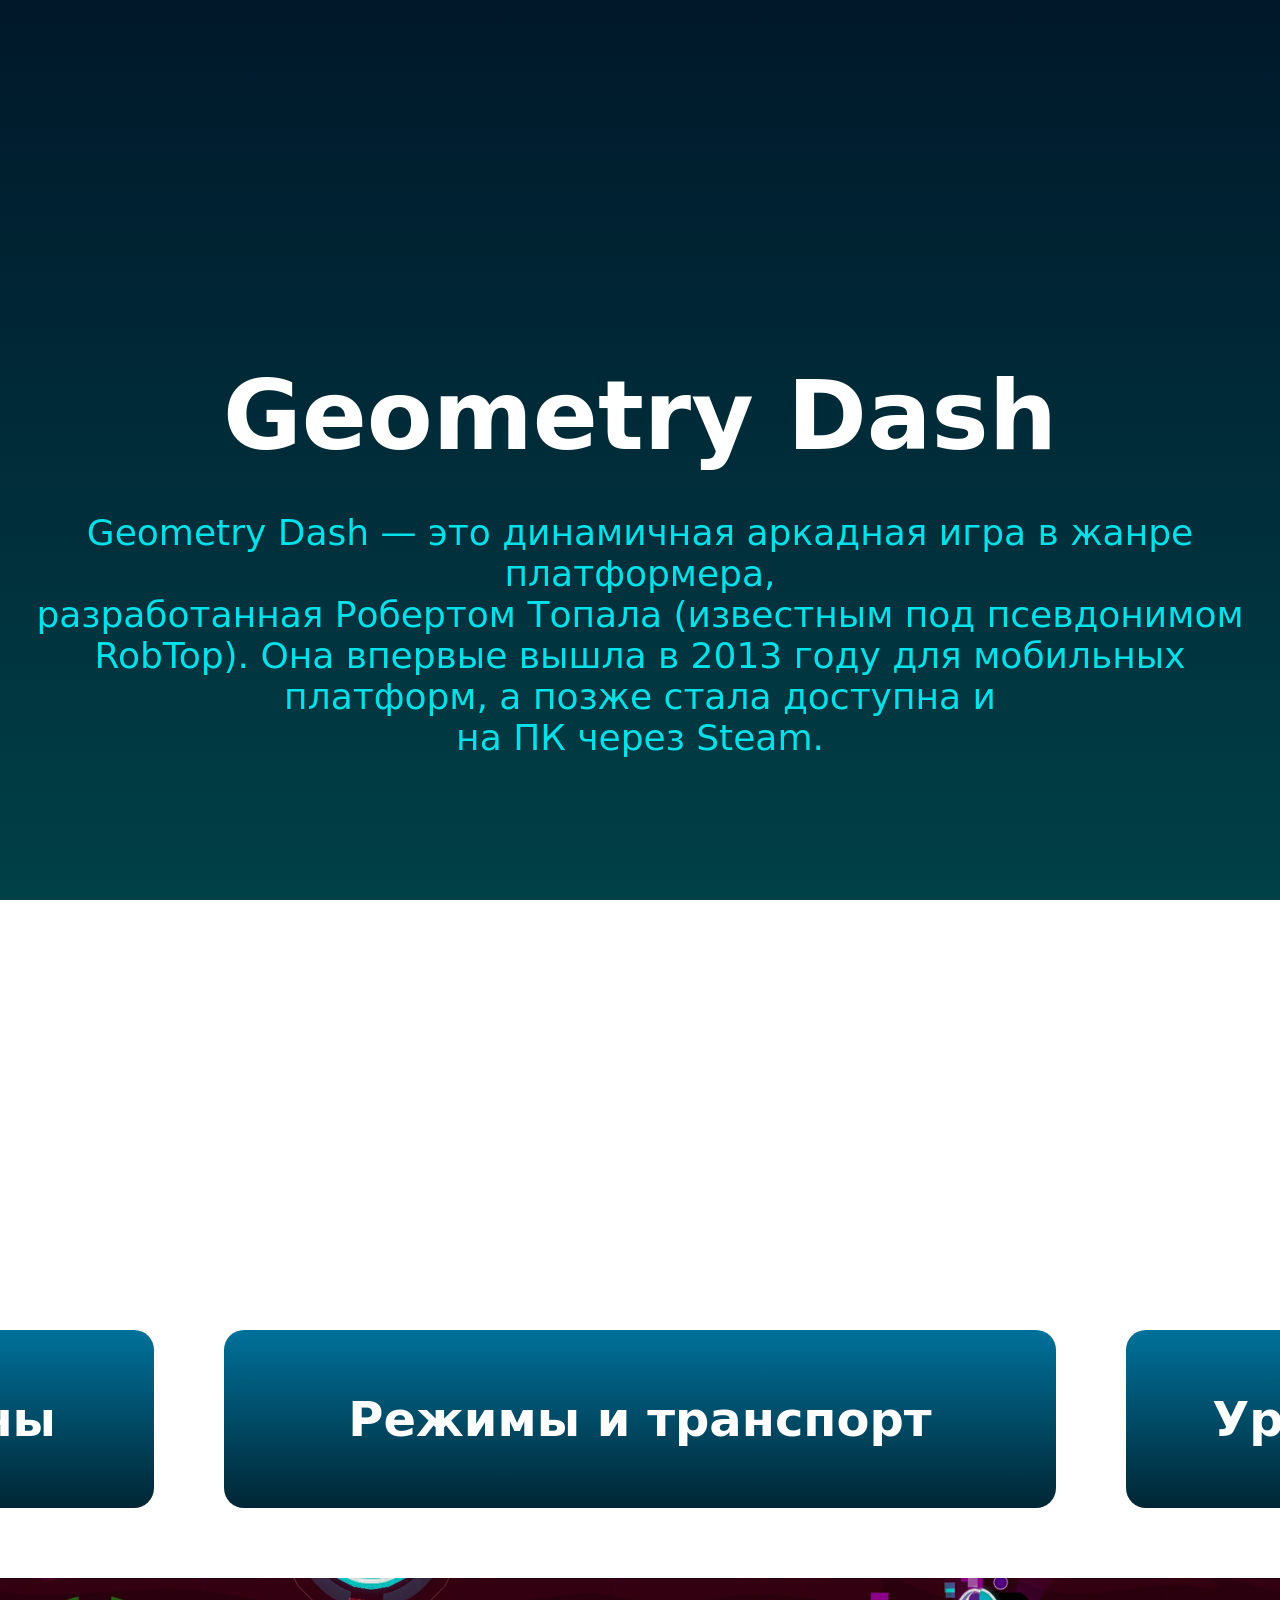
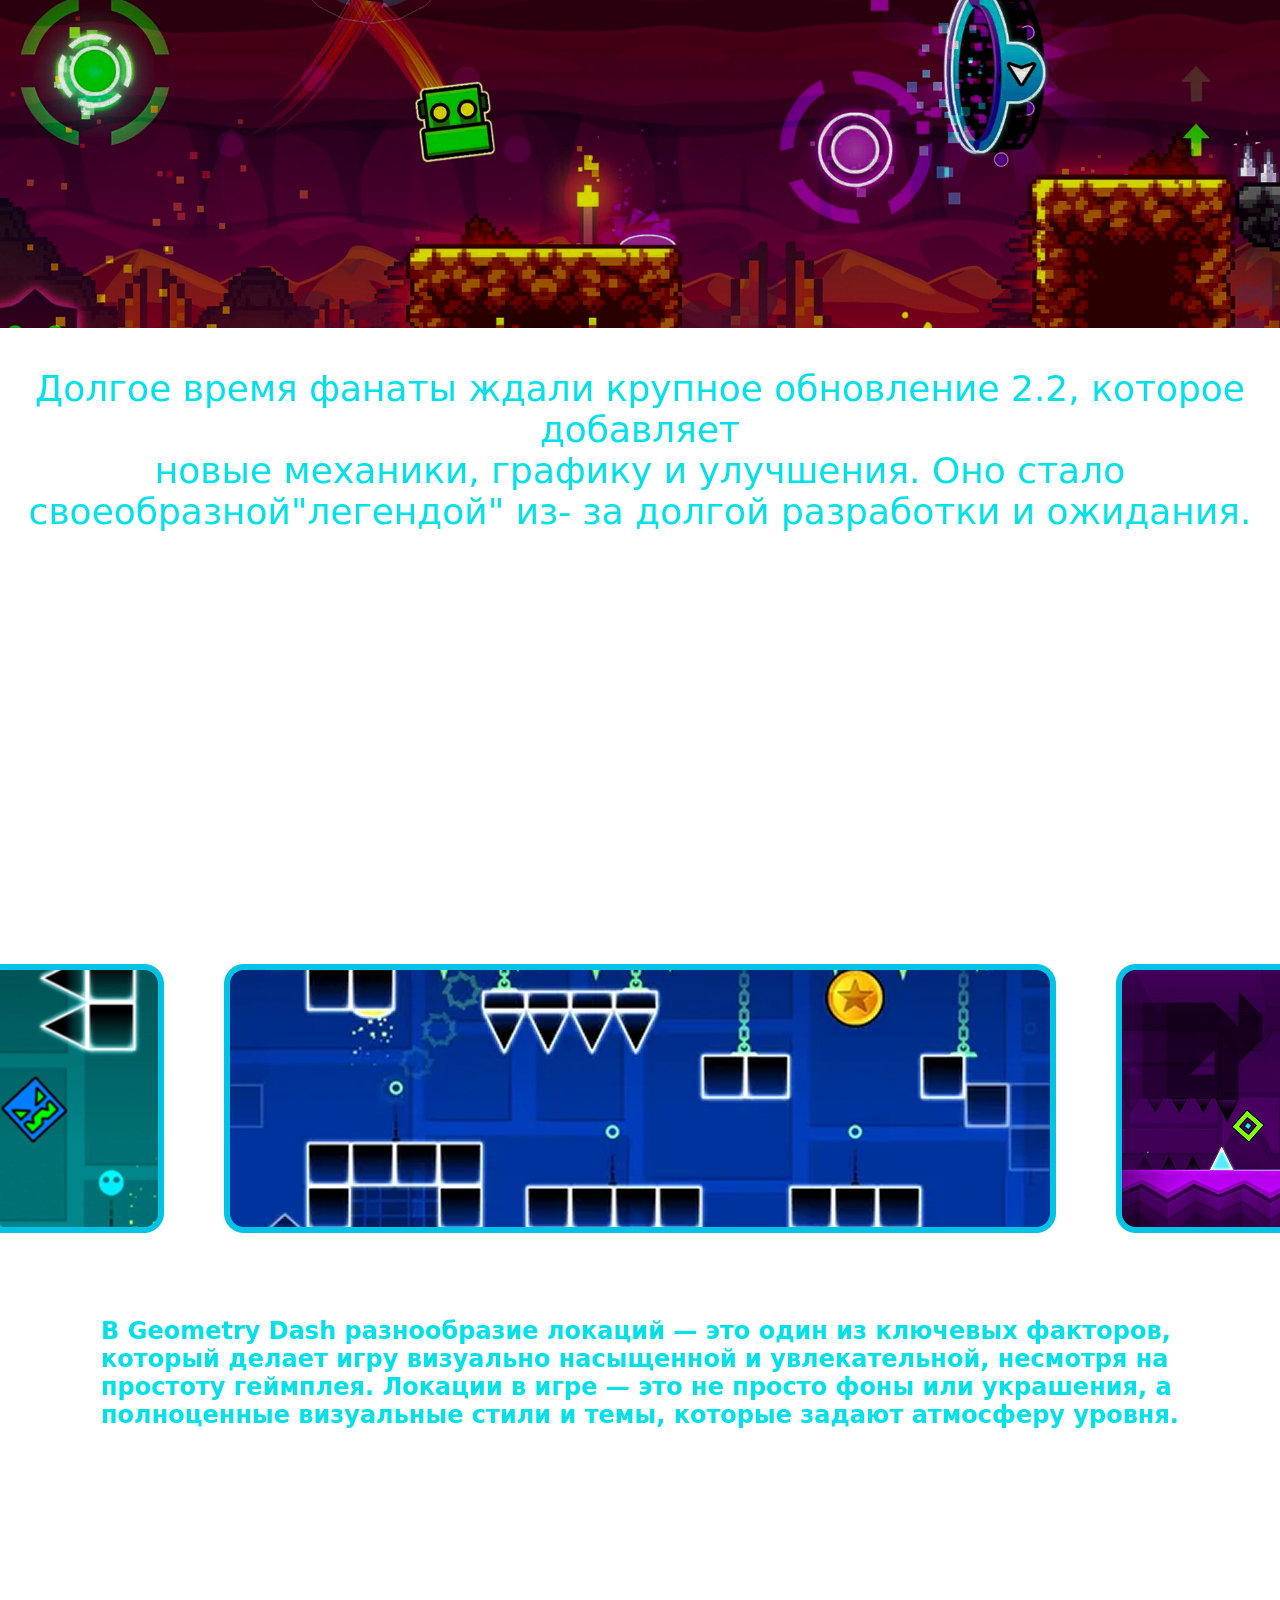
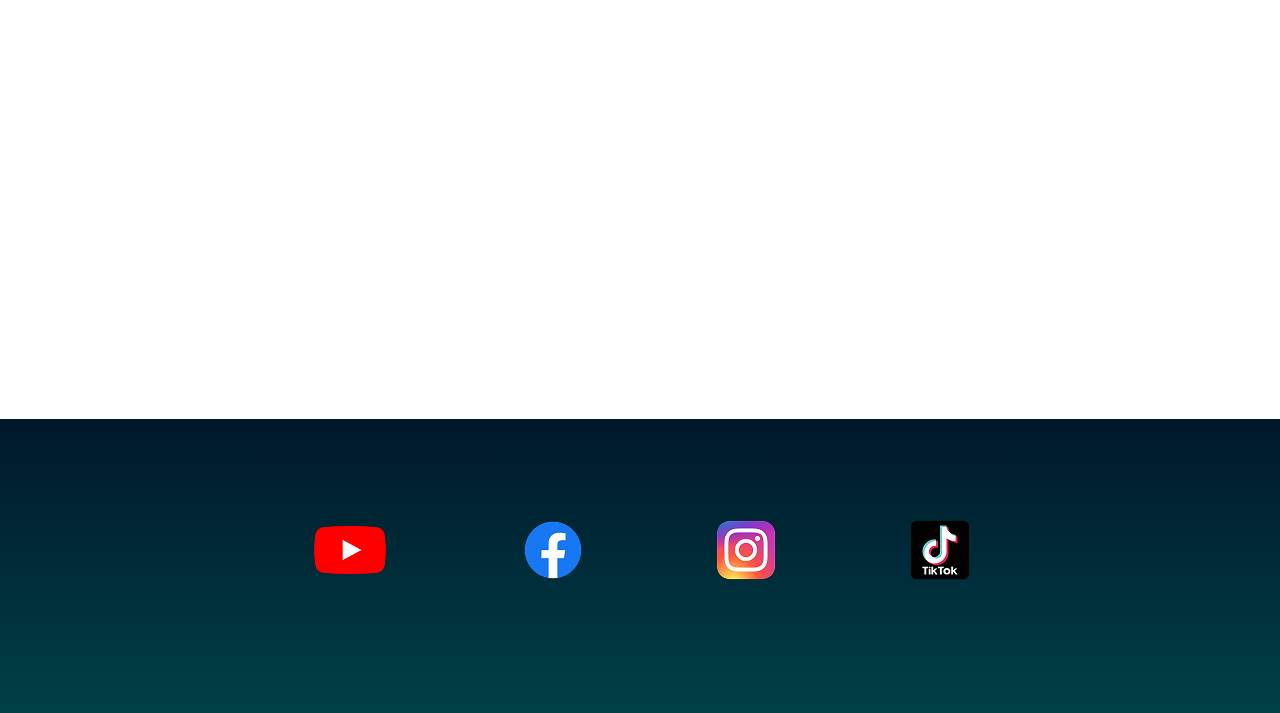
<file: index.html>
<!DOCTYPE html>
<html lang="en">
<head>
    <meta charset="UTF-8">
    <meta name="viewport" content="width=device-width, initial-scale=1.0">
    <title>Geometry Dash</title>
    <link rel="stylesheet" href="main.css">
</head>
<body class="body1">
    <h1 class="title">Geometry Dash</h1>
<p class="text">Geometry Dash — это динамичная аркадная игра в жанре платформера,
    <br> разработанная Робертом Топала (известным под псевдонимом RobTop). Она впервые
 вышла в 2013 году для мобильных платформ, а позже стала доступна и
      <br> на ПК через Steam.</p>
<h2 class="title mini-title">МЕНЮ</h2>
<ul class="menu">
    <li><a href="skins.html">Скины</a></li>
    <li><a href="#" class="long" >Режимы и транспорт</a></li>
    <li><a href="#">Уровни</a></li>
</ul>
<img src="img/poster.png" alt="" class="poster">
<p class="text mini-text">Долгое время фанаты ждали крупное обновление 2.2, которое добавляет <br>
     новые механики, графику и улучшения. Оно стало своеобразной"легендой" из- 
     за долгой разработки и ожидания.</p>
     <h2 class="title mini-title">ЛОКАЦИИ</h2>
     <nav class="nav">
        <a href="#"><img src="img/c1.png" alt=""></a>
        <a href="#"><img src="img/c2.png" alt=""></a>
        <a href="#"><img src="img/c3.png" alt=""></a>
    </nav>
<h2 class="m">В Geometry Dash разнообразие локаций — это один из ключевых факторов, <br>
     который делает игру визуально насыщенной и увлекательной, несмотря на <br>
      простоту геймплея. Локации в игре — это не просто фоны или украшения, а <br>
       полноценные визуальные стили и темы, которые задают атмосферу уровня.
    </h2>
    <h2 class="n">СОЦ.СЕТИ</h2>
    <footer class="footer">
        <div class="social">
            <a href="#"><img src="img/s1.png" alt=""></a>
            <a href="#"><img src="img/s2.png" alt=""></a>
            <a href="#"><img src="img/s3.png" alt=""></a>
            <a href="#"><img src="img/s4.png" alt=""></a>
        </div></footer>
    
</body>
</html>
</file>
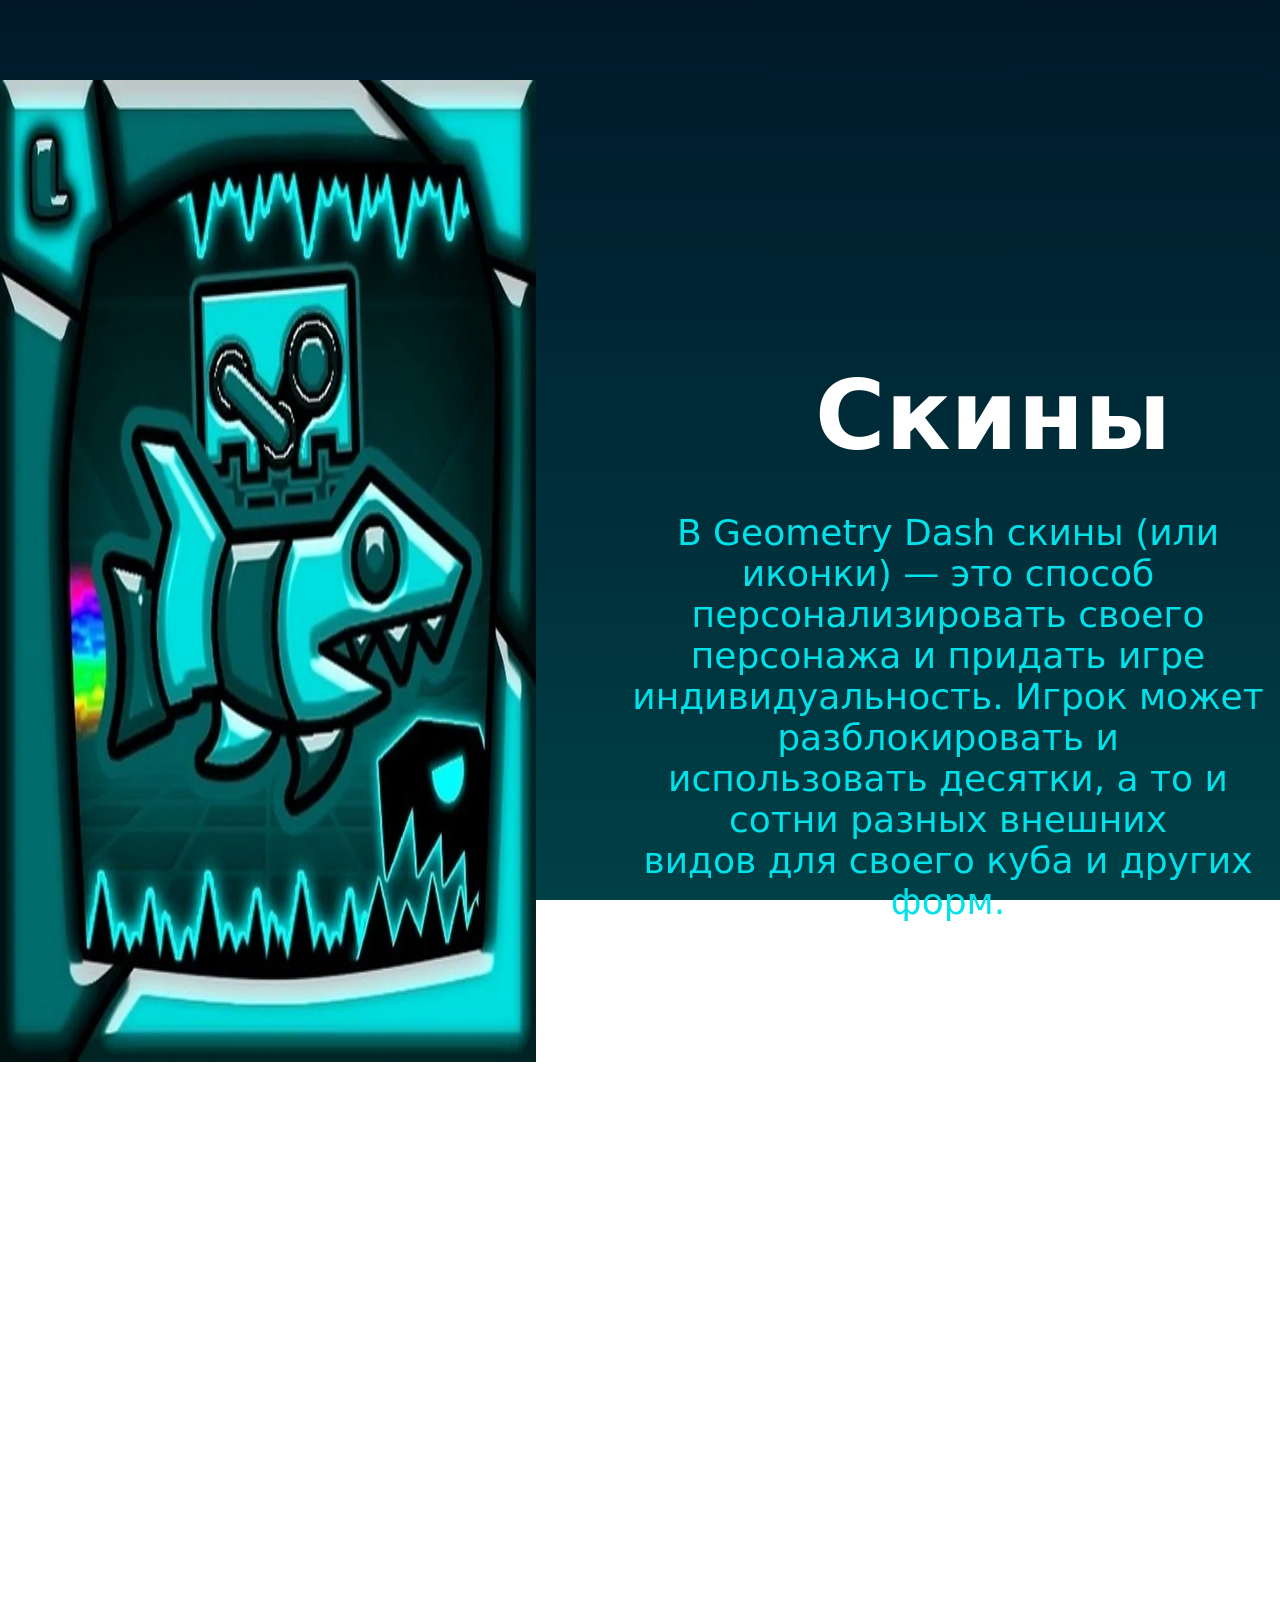
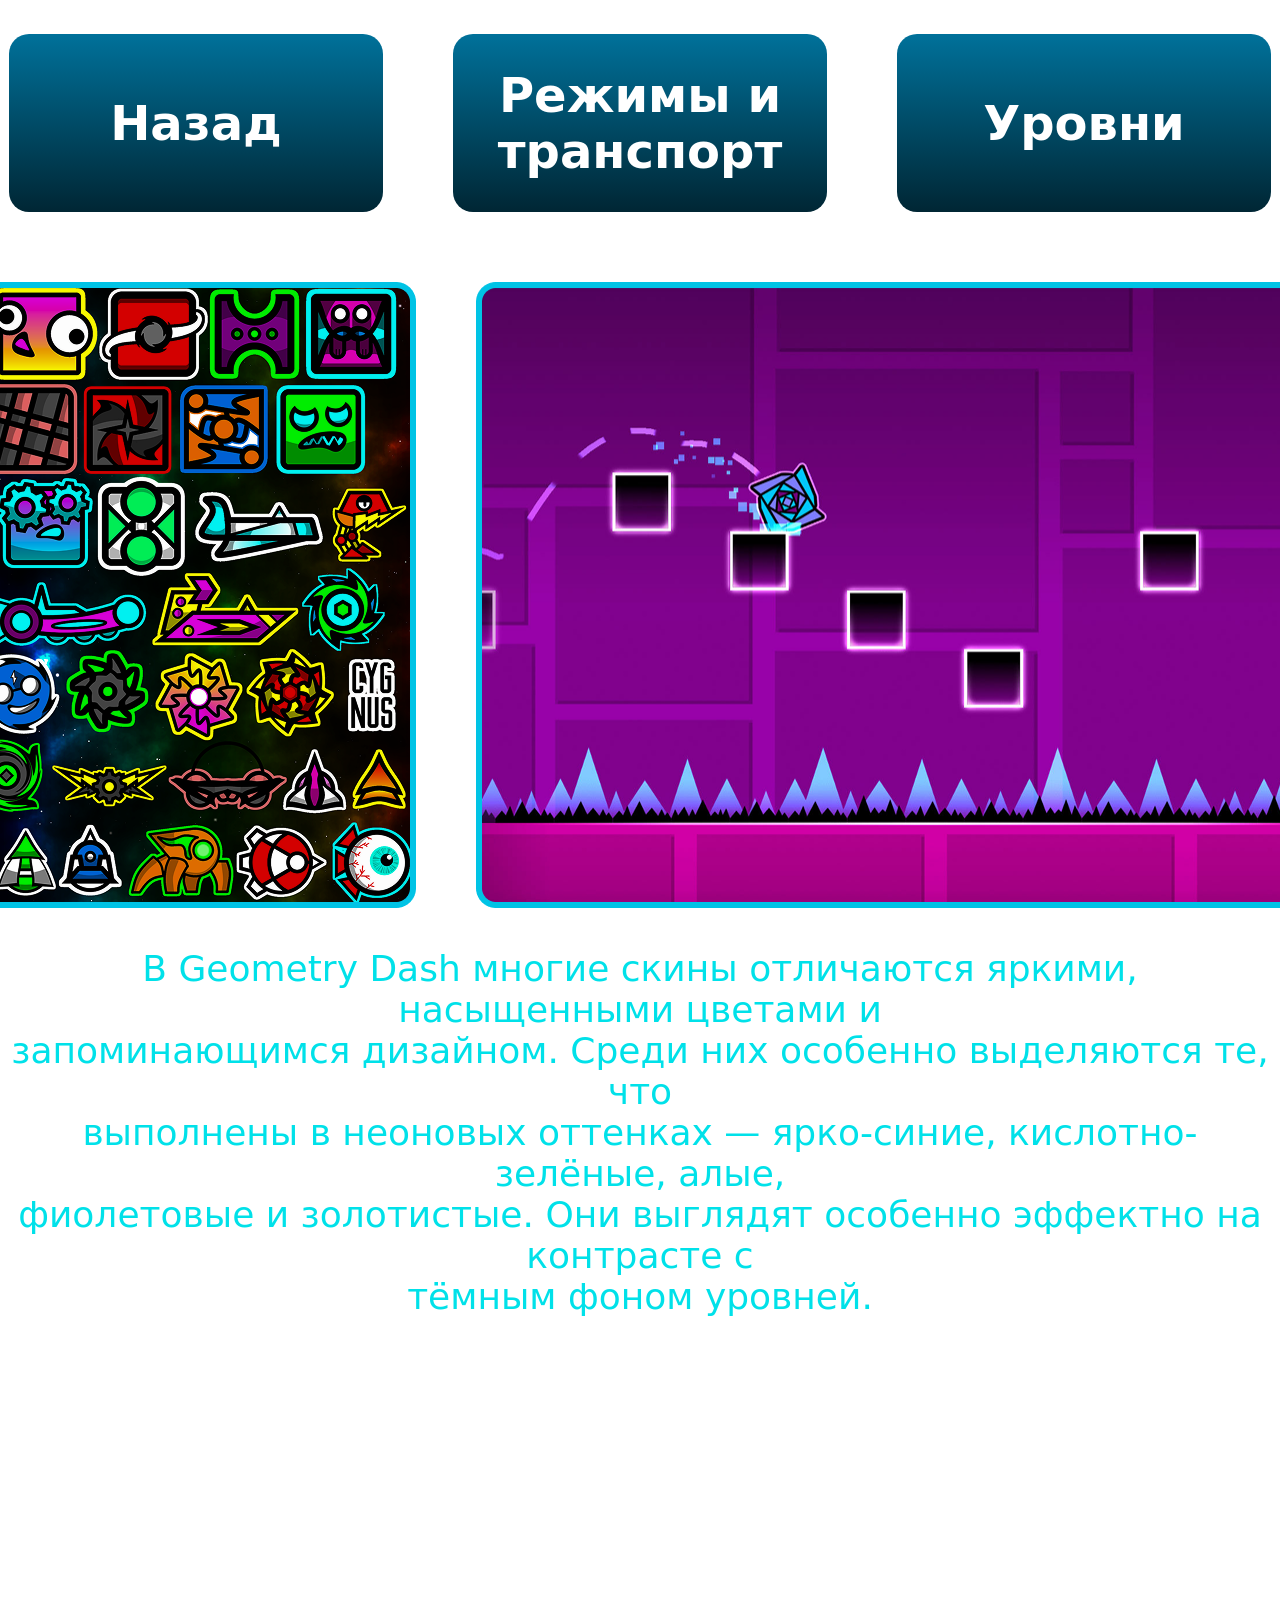
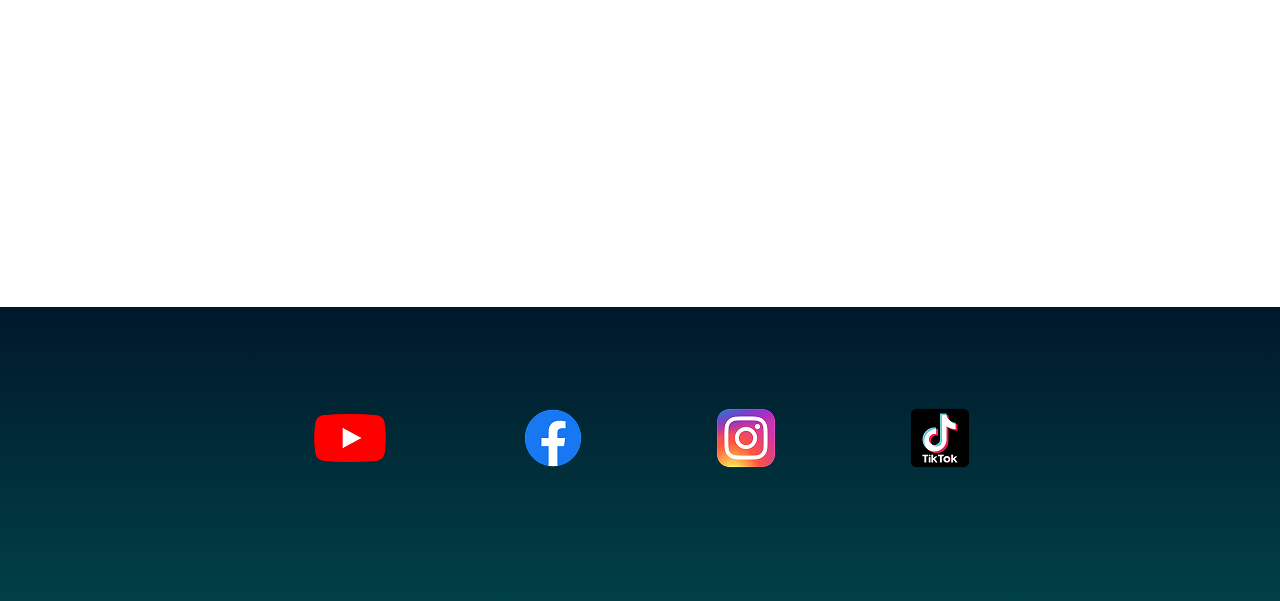
<file: skins.html>
<!DOCTYPE html>
<html lang="en">
<head>
    <meta charset="UTF-8">
    <meta name="viewport" content="width=device-width, initial-scale=1.0">
    <title>Geometry Dash</title>
    <link rel="stylesheet" href="main.css">
</head>
<body class="body1">
    <div class="container">
       <img src="img/skin.png" alt="">
        <div>
            <h1 class="title">Скины</h1>
             
<p class="text">В Geometry Dash скины (или иконки) — это способ <br>
     персонализировать своего персонажа и придать игре <br>
      индивидуальность. Игрок может разблокировать и <br>
       использовать десятки, а то и сотни разных внешних <br>
        видов для своего куба и других форм.</p>
        </div>
    </div>
   
<h2 class="title mini-title">МЕНЮ</h2>
<ul class="menu">
    <li><a href="index.html">Назад</a></li>
    <li><a href="#">Режимы и транспорт</a></li>
    <li><a href="#">Уровни</a></li>
</ul>
<div class="galeri">
  <img src="img/f1.png" alt="">
  <img src="img/f2.png" alt="">
</div>

<p class="text mini-text">В Geometry Dash многие скины отличаются яркими, насыщенными цветами и <br>
     запоминающимся дизайном. Среди них особенно выделяются те, что <br>
      выполнены в неоновых оттенках — ярко-синие, кислотно-зелёные, алые, <br>
       фиолетовые и золотистые. Они выглядят особенно эффектно на контрасте с <br>
        тёмным фоном уровней.</p>
    <h2 class="n">СОЦ.СЕТИ</h2>
    <footer class="footer">
        <div class="social">
            <a href="#"><img src="img/s1.png" alt=""></a>
            <a href="#"><img src="img/s2.png" alt=""></a>
            <a href="#"><img src="img/s3.png" alt=""></a>
            <a href="#"><img src="img/s4.png" alt=""></a>
        </div></footer>
    
</body>
</html>
</file>
<file: main.css>
*{
 padding: 0;
 margin: 0;  
 text-decoration: none; 
 list-style: none;
 font-family: system-ui, -apple-system, BlinkMacSystemFont, 'Segoe UI', Roboto, Oxygen, Ubuntu, Cantarell, 'Open Sans', 'Helvetica Neue', sans-serif;
}
.body1{
background: linear-gradient(180deg, #00182A 0%, #004047 100%);
background-attachment: fixed;
padding-top: 80px;
}
.title{
    color: white;
    text-align: center;
    font-size: 96px;
    font-weight: 900;
    margin: 280px auto 40px ;
}
.text{
color: #00E1E9;
text-align: center;
max-width: 1365px;
margin:40px auto  140px;
font-size: 36px;
font-weight: 700px;
}
.titleminititle{
    font-size: 48px;
    margin-bottom: 180px;
}
.menu{
 display: flex; 
 justify-content: center;
 gap: 70px;
 margin-top:40px;
 margin-bottom: 80px;
 margin: 180px auto 70px;

}
.menu a{
    background: linear-gradient(180deg, #00719A 0%, #002634 100%);
display: flex;
width: 374px;
height: 178px;
font-size: 48px;
justify-content: center;
align-items: center;
color: white;
text-align: center;
font-weight: 900;
border-radius: 20px;
font-weight: 800px;
}
a.long{
    width: 832px;
}
.poster{
    display: block;
margin: 0px auto 20px;
width: 100%;
}
.minitext{
    font-size: 24px;
}
.nav{
    display: flex;
    justify-content: center;
    gap: 60px;
    margin: 40px 0 80px;
}
.m{
 display: flex; 
 justify-content: center;
 color: #00E1E9;  
}
.n{
 display: flex; 
 justify-content: center;
 color: white; 
 gap: 281px;
 margin: 281px auto 281px;    
}
.social{
 display: flex;
 justify-content: center; 
 gap: 134px;  
}
.r{
display: flex;
 justify-content: center; 
 gap: 134px;  
}
.h{
  display: flex;
 justify-content: center;
 gap: 100px;  
}
.galeri{
    display: flex;
    justify-content: center;
    gap: 60px;
}
.footer{
    background: linear-gradient(180deg, #00182A 0%, #004047 100%);
padding: 101px 0 129px;
}
.container{
display: flex;
justify-content: center;
gap: 80px;
}
.container p{
    text-align: center;
}
.container h1{
    text-align: center;
    padding-left: 90px;
}
</file>
